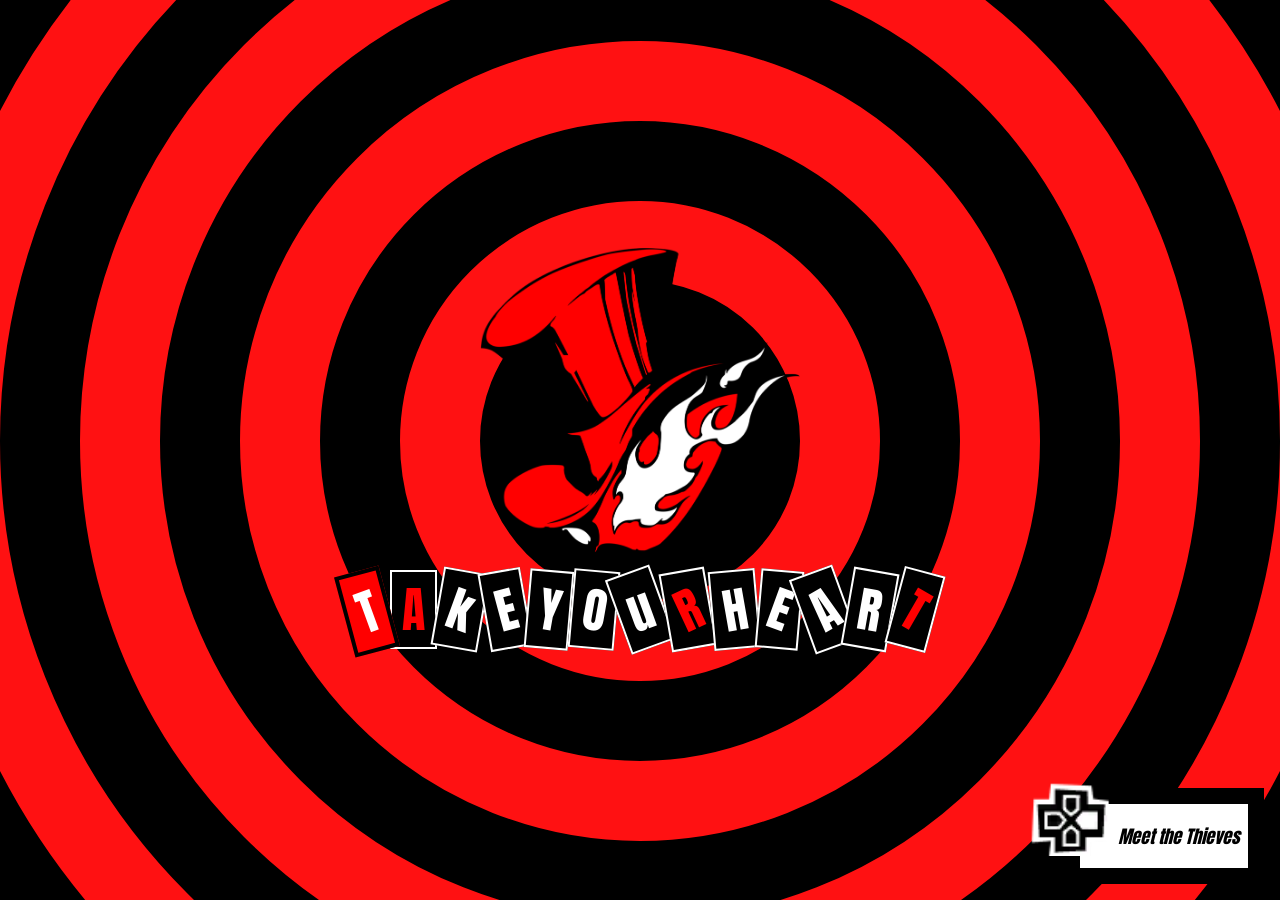
<file: index.html>
<!DOCTYPE html>
<html lang="pt-br">
<head>
    <meta charset="UTF-8">
    <meta name="viewport" content="width=device-width, initial-scale=1.0">
    <title>tAkE yoUr HeaRt</title>
    <link rel="stylesheet" href="css/style.css">
    <link rel="preconnect" href="https://fonts.googleapis.com">
    <link rel="preconnect" href="https://fonts.gstatic.com" crossorigin>
    <link href="https://fonts.googleapis.com/css2?family=Anton&display=swap" rel="stylesheet">
    <link rel="icon" type="image/png" href="img/phantom_thieves_logo.png">
</head>
<body>
    <div class="content">
        <img src="img/phantom_thieves_logo.png" alt="Logo Phantom Thieves" class="logo">
        <div class="cabecalho">
            <div class="fonte-a" style="transform: rotate(345deg);"><p style="transform: rotate(355deg);">T</p></div> 
            <p class="fonte-b">A</p>
            <div class="fonte-c" style="transform: rotate(10deg);"><p style="transform: rotate(10deg);">k</p></div>
            <div class="fonte-c" style="transform: rotate(350deg);"><p style="transform: rotate(355deg);">E</p></div>
            <div class="fonte-c" style="transform: rotate(5deg);"><p style="transform: rotate(5deg);">Y</p></div>
            <div class="fonte-c" style="transform: rotate(5deg);"><p style="transform: rotate(5deg);">O</p></div>
            <div class="fonte-c" style="transform: rotate(340deg);">u</div>
            <div class="fonte-b" style="transform: rotate(350deg);"><p style="transform: rotate(345deg);">R</p></div>
            <div class="fonte-c" style="transform: rotate(355deg);"><p style="transform: rotate(355deg);">H</p></div>
            <div class="fonte-c" style="transform: rotate(5deg);"><p style="transform: rotate(15deg);">E</p></div>
            <div class="fonte-c" style="transform: rotate(340deg);"><p style="transform: rotate(350deg);">A</p></div>
            <div class="fonte-c" style="transform: rotate(10deg);">R</div>
            <div class="fonte-b" style="transform: rotate(15deg);"><p style="transform: rotate(15deg);">T</p></div>
        </div>
        
        <a href="./pages/joker.html">
            <div id="pass-button">
                <div id="white">
                    <img src="./img/hud/botão-direito.png" alt="Icone direito">
                    <p id="meet">Meet the Thieves</p>    
                </div>
            </div>
        </a>
    </div>
    <div class="background">
        <div class="circle-pattern">
        <div class="circle-pattern">
            <div class="circle-pattern">
                    <div class="circle-pattern">
                            <div class="circle-pattern">
                                <div class="circle-pattern">
                                    <div class="circle-pattern">
                                    
                                    </div>
                                </div>
                            </div>
                    </div>
            </div>   
        </div>'    
    </div>
    </div>
</body>
</html>
</file>
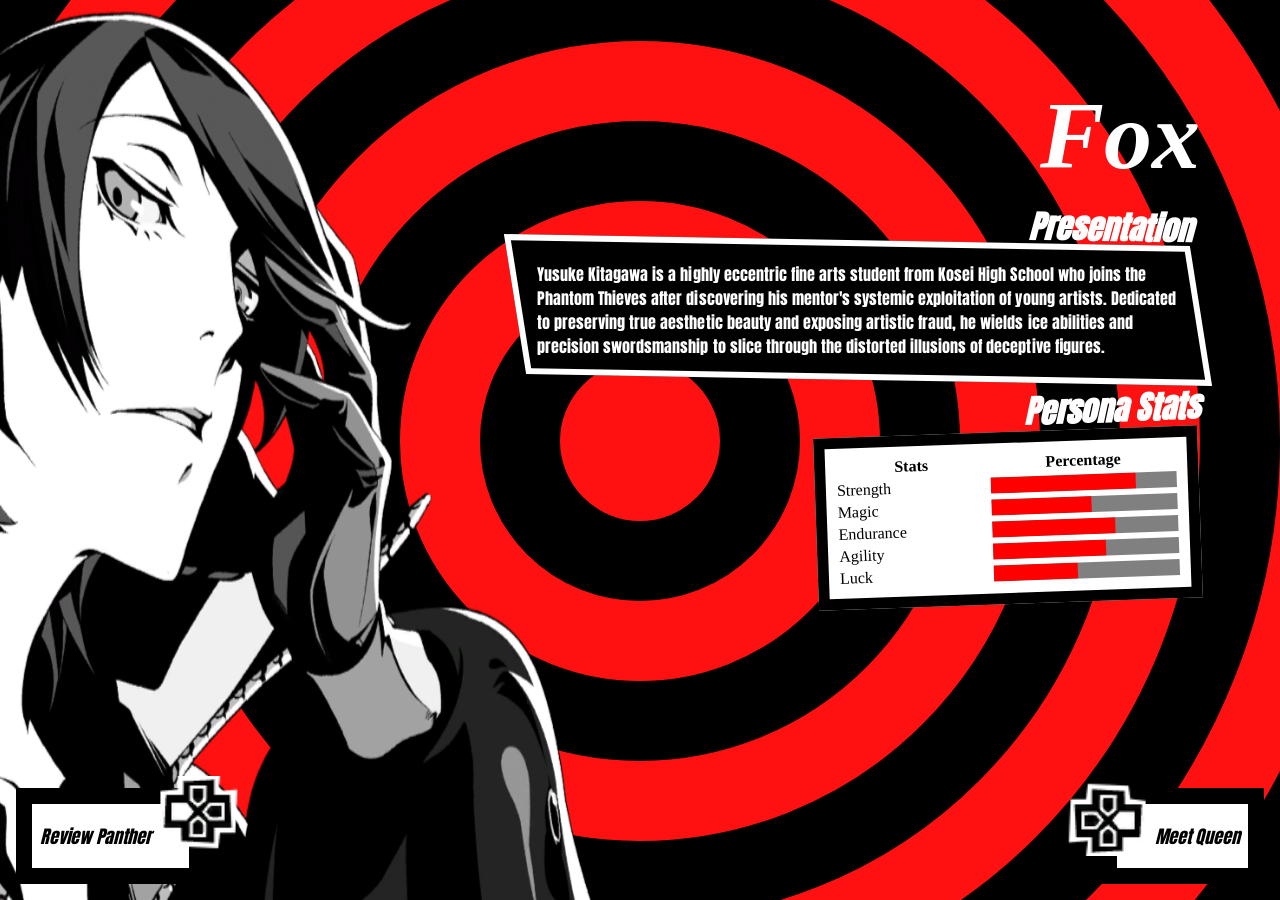
<file: pages/fox.html>
<!DOCTYPE html>
<html lang="en">
<head>
    <meta charset="UTF-8">
    <meta name="viewport" content="width=device-width, initial-scale=1.0">
    <link rel="preconnect" href="https://fonts.googleapis.com">
    <link rel="preconnect" href="https://fonts.gstatic.com" crossorigin>
    <link href="https://fonts.googleapis.com/css2?family=Anton&display=swap" rel="stylesheet">
    <link rel="icon" type="image/png" href="../img/phantom_thieves_logo.png">
    <link rel="stylesheet" href="../css/style.css">
    <link rel="stylesheet" href="../css/chars-left.css">
    <title>Fox</title>
</head>
<body>
    <div class="content">
        <div class="fox">
                <h1>Fox</h1>
                <h2>Presentation</h2>
                <div id="presentation">
                    <p id="presentation-text">
                        Yusuke Kitagawa is a highly eccentric fine arts student from Kosei High School who joins the Phantom Thieves after discovering his mentor's systemic exploitation of young artists. Dedicated to preserving true aesthetic beauty and exposing artistic fraud, he wields ice abilities and precision swordsmanship to slice through the distorted illusions of deceptive figures.                    </p>
                </div>
                    <h3>Persona Stats</h3>
                <table>
                    <tr>
                        <th class="stats">
                            Stats
                        </th>
                        <th>
                            Percentage
                        </th>
                    </tr>
                    <tr>
                        <td class="stats">
                            Strength
                        </td>
                        <td>
                            <div class="progress"><div class="filled" style="width: 78%;"></div></div>
                        </td>
                    </tr>
                    <tr>
                        <td class="stats">
                            Magic
                        </td>
                        <td>
                            <div class="progress"><div class="filled" style="width: 54%;"></div></div>
                        </td>
                    </tr>
                    <tr>
                        <td class="stats">
                            Endurance
                        </td>
                        <td>
                            <div class="progress"><div class="filled" style="width: 66%;"></div></div>
                        </td>
                    </tr>
                    <tr>
                        <td class="stats">
                            Agility
                        </td>
                        <td>
                            <div class="progress"><div class="filled" style="width: 61%;"></div></div>
                        </td>
                    </tr>
                    <tr>
                        <td class="stats">
                            Luck
                        </td>
                        <td>
                            <div class="progress"><div class="filled" style="width: 45%;"></div></div>
                        </td>
                    </tr>
                </table>
                <a href="../pages/panther.html">
                    <div id="review-button">
                        <div id="white">
                            <p id="meet">Review Panther</p>
                            <img src="../img/hud/botão-esquerdo.png" alt="Icone Esquerdo">    
                        </div>
                    </div>
                </a>
                <a href="../pages/queen.html">
                    <div id="pass-button">
                        <div id="white">
                            <img src="../img/hud/botão-direito.png" alt="Icone direito">
                        <p id="meet">Meet Queen</p>    
                        </div>
                    </div>
                </a>
        </div>
    </div>
    <img src="../img/chars/fox/fox.png" alt="Skull" id="char">
    <div class="background">
        <div class="circle-pattern">
        <div class="circle-pattern">
            <div class="circle-pattern">
                    <div class="circle-pattern">
                            <div class="circle-pattern">
                                <div class="circle-pattern">
                                    <div class="circle-pattern">
                                    
                                    </div>
                                </div>
                            </div>
                    </div>
            </div>   
        </div>'    
    </div>
    </div>
</body>
</html>
</file>
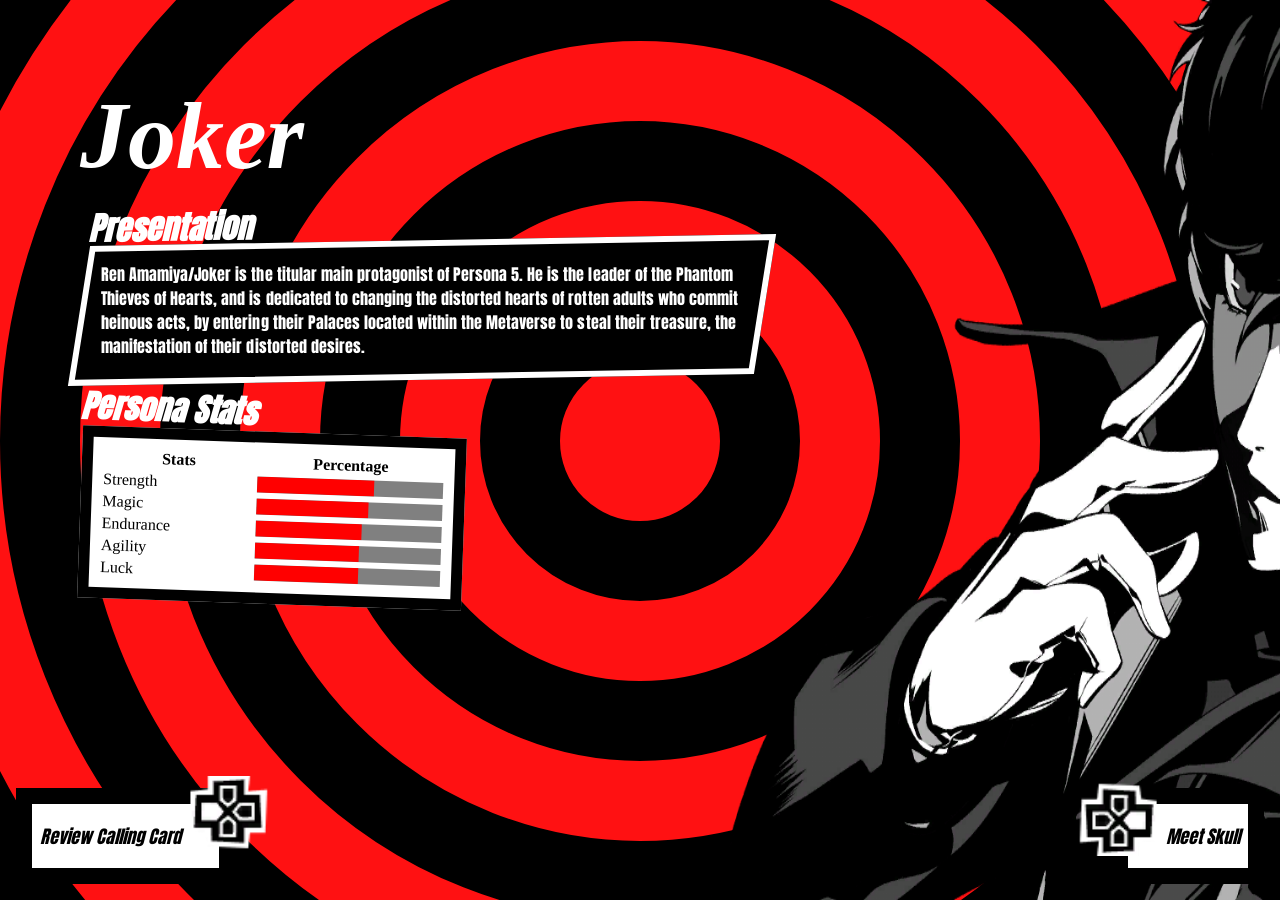
<file: pages/joker.html>
<!DOCTYPE html>
<html lang="en">
<head>
    <meta charset="UTF-8">
    <meta name="viewport" content="width=device-width, initial-scale=1.0">
    <link rel="stylesheet" href="../css/style.css">
    <link rel="stylesheet" href="../css/chars-right.css">
    <link rel="preconnect" href="https://fonts.googleapis.com">
    <link rel="preconnect" href="https://fonts.gstatic.com" crossorigin>
    <link href="https://fonts.googleapis.com/css2?family=Anton&display=swap" rel="stylesheet">
    <link rel="icon" type="image/png" href="img/phantom_thieves_logo.png">
    <title>Joker</title>
</head>
<body>
    <div class="content">
        <div class="joker">
                <h1>Joker</h1>
                <h2>Presentation</h2>
                <div id="presentation">
                    <p id="presentation-text">
                        Ren Amamiya/Joker is the titular main protagonist of Persona 5. He is the leader of the Phantom Thieves of Hearts, and is dedicated to changing the distorted hearts of rotten adults who commit heinous acts, by entering their Palaces located within the Metaverse to steal their treasure, the manifestation of their distorted desires.
                    </p>
                </div>
                    <h3>Persona Stats</h3>
                <table>
                    <tr>
                        <th class="stats">
                            Stats
                        </th>
                        <th>
                            Percentage
                        </th>
                    </tr>
                    <tr>
                        <td class="stats">
                            Strength
                        </td>
                        <td>
                            <div class="progress"><div class="filled" style="width: 63%;"></div></div>
                        </td>
                    </tr>
                    <tr>
                        <td class="stats">
                            Magic
                        </td>
                        <td>
                            <div class="progress"><div class="filled" style="width: 60%;"></div></div>
                        </td>
                    </tr>
                    <tr>
                        <td class="stats">
                            Endurance
                        </td>
                        <td>
                            <div class="progress"><div class="filled" style="width: 57%;"></div></div>
                        </td>
                    </tr>
                    <tr>
                        <td class="stats">
                            Agility
                        </td>
                        <td>
                            <div class="progress"><div class="filled" style="width: 56%;"></div></div>
                        </td>
                    </tr>
                    <tr>
                        <td class="stats">
                            Luck
                        </td>
                        <td>
                            <div class="progress"><div class="filled" style="width: 56%;"></div></div>
                        </td>
                    </tr>
                </table>
                <a href="../index.html">
                    <div id="review-button">
                        <div id="white">
                            <p id="meet">Review Calling Card</p>
                            <img src="../img/hud/botão-esquerdo.png" alt="Icone Esquerdo">    
                        </div>
                    </div>
                </a>
                <a href="../pages/skull.html">
                    <div id="pass-button">
                        <div id="white">
                            <img src="../img/hud/botão-direito.png" alt="Icone direito">
                            <p id="meet">Meet Skull</p>    
                        </div>
                    </div>
                </a>
        </div>
    </div>
    <img src="../img/chars/joker/joker.png" alt="Skull" id="char">
    <div class="background">
        <div class="circle-pattern">
        <div class="circle-pattern">
            <div class="circle-pattern">
                    <div class="circle-pattern">
                            <div class="circle-pattern">
                                <div class="circle-pattern">
                                    <div class="circle-pattern">
                                    
                                    </div>
                                </div>
                            </div>
                    </div>
            </div>   
        </div>'    
    </div>
    </div>
</body>
</html>
</file>
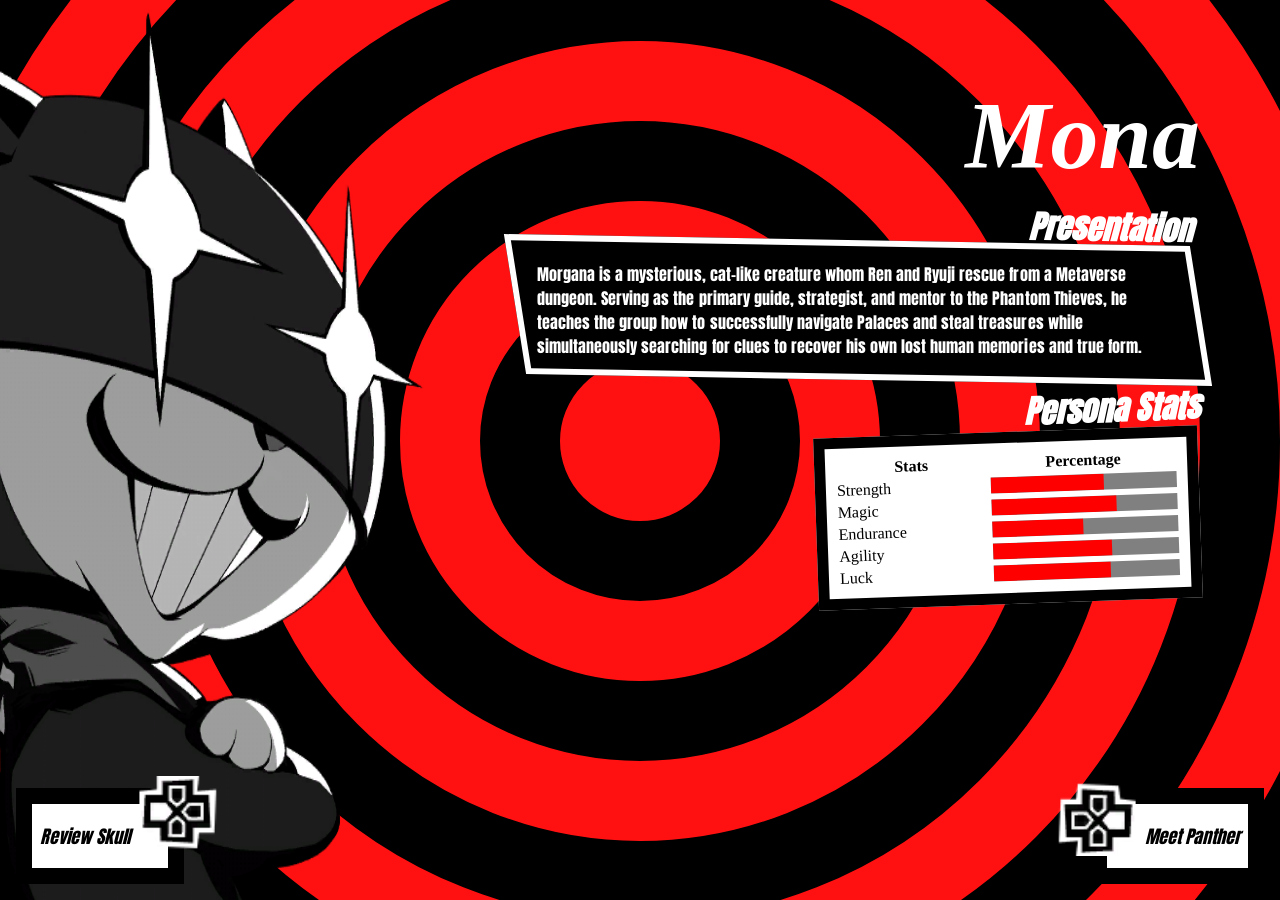
<file: pages/mona.html>
<!DOCTYPE html>
<html lang="en">
<head>
    <meta charset="UTF-8">
    <meta name="viewport" content="width=device-width, initial-scale=1.0">
    <link rel="stylesheet" href="../css/style.css">
    <link rel="stylesheet" href="../css/chars-left.css">
    <link rel="preconnect" href="https://fonts.googleapis.com">
    <link rel="preconnect" href="https://fonts.gstatic.com" crossorigin>
    <link href="https://fonts.googleapis.com/css2?family=Anton&display=swap" rel="stylesheet">
    <link rel="icon" type="image/png" href="img/phantom_thieves_logo.png">
    <title>Mona</title>
</head>
<body>
    <div class="content">
        <div class="mona">
                <h1>Mona</h1>
                <h2>Presentation</h2>
                <div id="presentation">
                    <p id="presentation-text">
                       Morgana is a mysterious, cat-like creature whom Ren and Ryuji rescue from a Metaverse dungeon. Serving as the primary guide, strategist, and mentor to the Phantom Thieves, he teaches the group how to successfully navigate Palaces and steal treasures while simultaneously searching for clues to recover his own lost human memories and true form.                    </p>
                </div>
                    <h3>Persona Stats</h3>
                <table>
                    <tr>
                        <th class="stats">
                            Stats
                        </th>
                        <th>
                            Percentage
                        </th>
                    </tr>
                    <tr>
                        <td class="stats">
                            Strength
                        </td>
                        <td>
                            <div class="progress"><div class="filled" style="width: 61%;"></div></div>
                        </td>
                    </tr>
                    <tr>
                        <td class="stats">
                            Magic
                        </td>
                        <td>
                            <div class="progress"><div class="filled" style="width: 67%;"></div></div>
                        </td>
                    </tr>
                    <tr>
                        <td class="stats">
                            Endurance
                        </td>
                        <td>
                            <div class="progress"><div class="filled" style="width: 49%;"></div></div>
                        </td>
                    </tr>
                    <tr>
                        <td class="stats">
                            Agility
                        </td>
                        <td>
                            <div class="progress"><div class="filled" style="width: 64%;"></div></div>
                        </td>
                    </tr>
                    <tr>
                        <td class="stats">
                            Luck
                        </td>
                        <td>
                            <div class="progress"><div class="filled" style="width: 63%;"></div></div>
                        </td>
                    </tr>
                </table>
                <a href="../pages/skull.html">
                    <div id="review-button">
                        <div id="white">
                            <p id="meet">Review Skull</p>
                            <img src="../img/hud/botão-esquerdo.png" alt="Icone Esquerdo">    
                        </div>
                    </div>
                </a>
                <a href="../pages/panther.html">
                    <div id="pass-button">
                        <div id="white">
                            <img src="../img/hud/botão-direito.png" alt="Icone direito">
                            <p id="meet">Meet Panther</p>    
                        </div>
                    </div>
                </a>
        </div>
    </div>
    <img src="../img/chars/mona/mona.png" alt="Skull" id="char">
    <div class="background">
        <div class="circle-pattern">
        <div class="circle-pattern">
            <div class="circle-pattern">
                    <div class="circle-pattern">
                            <div class="circle-pattern">
                                <div class="circle-pattern">
                                    <div class="circle-pattern">
                                    
                                    </div>
                                </div>
                            </div>
                    </div>
            </div>   
        </div>'    
    </div>
    </div>
</body>
</html>
</file>
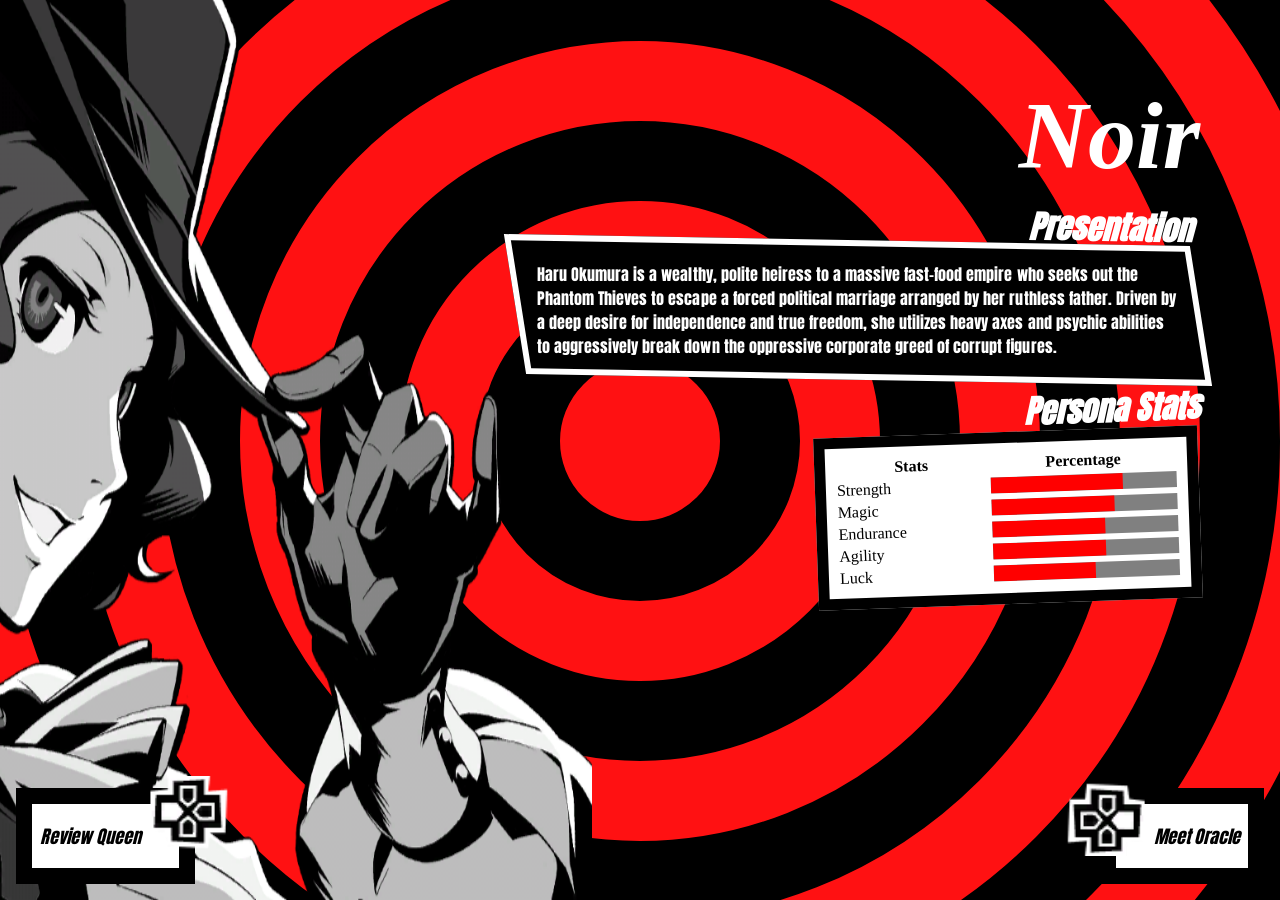
<file: pages/noir.html>
<!DOCTYPE html>
<html lang="en">
<head>
    <meta charset="UTF-8">
    <meta name="viewport" content="width=device-width, initial-scale=1.0">
    <link rel="stylesheet" href="../css/style.css">
    <link rel="stylesheet" href="../css/chars-left.css">
    <link rel="preconnect" href="https://fonts.googleapis.com">
    <link rel="preconnect" href="https://fonts.gstatic.com" crossorigin>
    <link href="https://fonts.googleapis.com/css2?family=Anton&display=swap" rel="stylesheet">
    <link rel="icon" type="image/png" href="img/phantom_thieves_logo.png">
    <title>Noir</title>
</head>
<body>
    <div class="content">
        <div class="noir">
                <h1>Noir</h1>
                <h2>Presentation</h2>
                <div id="presentation">
                    <p id="presentation-text">
                       Haru Okumura is a wealthy, polite heiress to a massive fast-food empire who seeks out the Phantom Thieves to escape a forced political marriage arranged by her ruthless father. Driven by a deep desire for independence and true freedom, she utilizes heavy axes and psychic abilities to aggressively break down the oppressive corporate greed of corrupt figures.                    </p>
                </div>
                    <h3>Persona Stats</h3>
                <table>
                    <tr>
                        <th class="stats">
                            Stats
                        </th>
                        <th>
                            Percentage
                        </th>
                    </tr>
                    <tr>
                        <td class="stats">
                            Strength
                        </td>
                        <td>
                            <div class="progress"><div class="filled" style="width: 71%;"></div></div>
                        </td>
                    </tr>
                    <tr>
                        <td class="stats">
                            Magic
                        </td>
                        <td>
                            <div class="progress"><div class="filled" style="width: 66%;"></div></div>
                        </td>
                    </tr>
                    <tr>
                        <td class="stats">
                            Endurance
                        </td>
                        <td>
                            <div class="progress"><div class="filled" style="width: 61%;"></div></div>
                        </td>
                    </tr>
                    <tr>
                        <td class="stats">
                            Agility
                        </td>
                        <td>
                            <div class="progress"><div class="filled" style="width: 61%;"></div></div>
                        </td>
                    </tr>
                    <tr>
                        <td class="stats">
                            Luck
                        </td>
                        <td>
                            <div class="progress"><div class="filled" style="width: 55%;"></div></div>
                        </td>
                    </tr>
                </table>
                <a href="../pages/queen.html">
                    <div id="review-button">
                        <div id="white">
                            <p id="meet">Review Queen</p>
                            <img src="../img/hud/botão-esquerdo.png" alt="Icone Esquerdo">    
                        </div>
                    </div>
                </a>
                <a href="../pages/oracle.html">
                    <div id="pass-button">
                        <div id="white">
                            <img src="../img/hud/botão-direito.png" alt="Icone direito">
                            <p id="meet">Meet Oracle</p>    
                        </div>
                    </div>
                </a>
        </div>
    </div>
    <img src="../img/chars/noir/noir.png" alt="Skull" id="char">
    <div class="background">
        <div class="circle-pattern">
        <div class="circle-pattern">
            <div class="circle-pattern">
                    <div class="circle-pattern">
                            <div class="circle-pattern">
                                <div class="circle-pattern">
                                    <div class="circle-pattern">
                                    
                                    </div>
                                </div>
                            </div>
                    </div>
            </div>   
        </div>'    
    </div>
    </div>
</body>
</html>
</file>
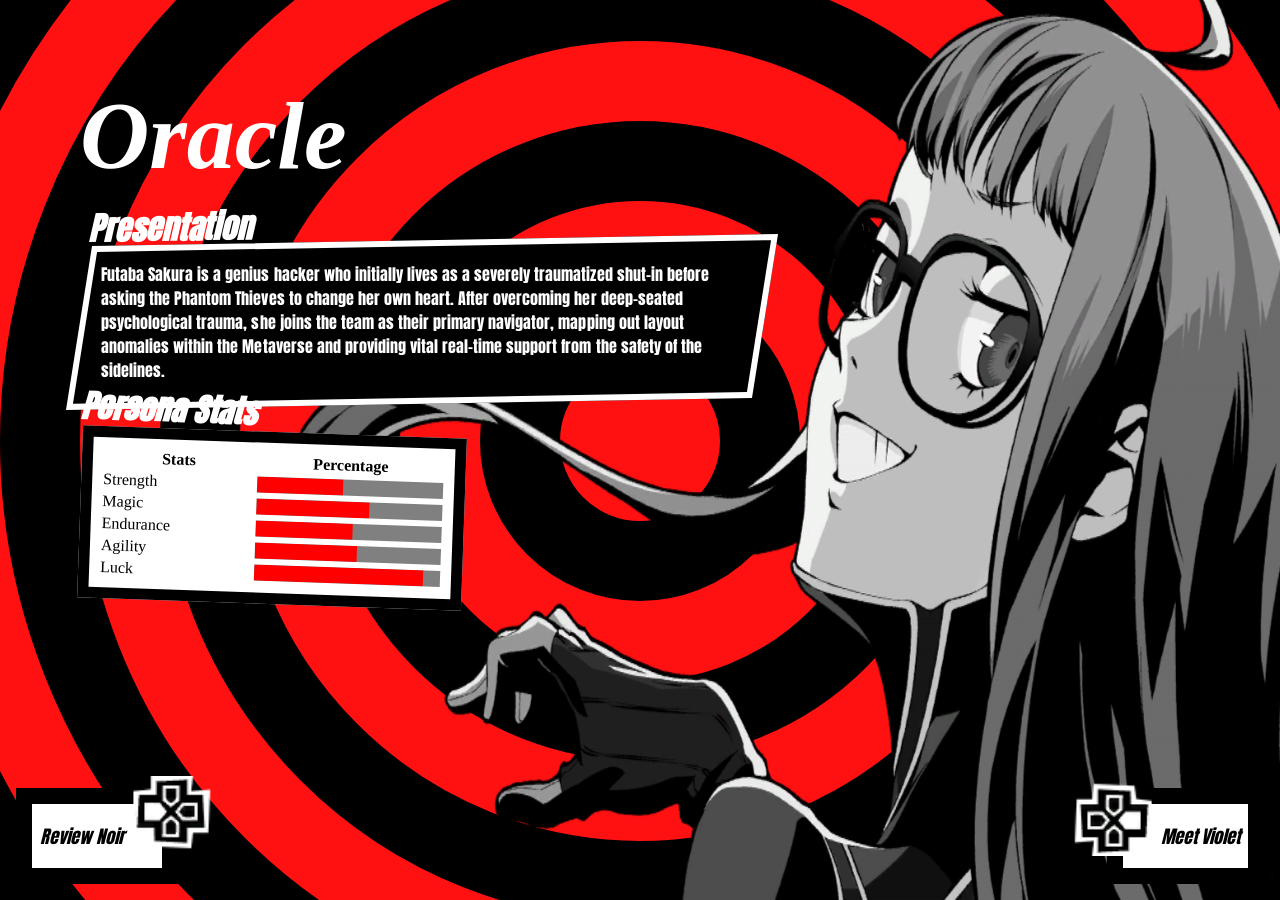
<file: pages/oracle.html>
<!DOCTYPE html>
<html lang="en">
<head>
    <meta charset="UTF-8">
    <meta name="viewport" content="width=device-width, initial-scale=1.0">
    <link rel="stylesheet" href="../css/style.css">
    <link rel="stylesheet" href="../css/chars-right.css">
    <link rel="preconnect" href="https://fonts.googleapis.com">
    <link rel="preconnect" href="https://fonts.gstatic.com" crossorigin>
    <link href="https://fonts.googleapis.com/css2?family=Anton&display=swap" rel="stylesheet">
    <link rel="icon" type="image/png" href="img/phantom_thieves_logo.png">
    <title>Oracle</title>
    <style>
        @media only screen and (max-width: 600px) {
            #char{
                width: 150vw;
                height: 100vh;
                margin-right:-50rem;
                margin-bottom:-1rem
            }
        }
    </style>
</head>
<body>
    <div class="content">
        <div class="oracle">
                <h1>Oracle</h1>
                <h2>Presentation</h2>
                <div id="presentation">
                    <p id="presentation-text">
                        Futaba Sakura is a genius hacker who initially lives as a severely traumatized shut-in before asking the Phantom Thieves to change her own heart. After overcoming her deep-seated psychological trauma, she joins the team as their primary navigator, mapping out layout anomalies within the Metaverse and providing vital real-time support from the safety of the sidelines.                    </p>
                </div>
                    <h3>Persona Stats</h3>
                <table>
                    <tr>
                        <th class="stats">
                            Stats
                        </th>
                        <th>
                            Percentage
                        </th>
                    </tr>
                    <tr>
                        <td class="stats">
                            Strength
                        </td>
                        <td>
                            <div class="progress"><div class="filled" style="width: 46%;"></div></div>
                        </td>
                    </tr>
                    <tr>
                        <td class="stats">
                            Magic
                        </td>
                        <td>
                            <div class="progress"><div class="filled" style="width: 61%;"></div></div>
                        </td>
                    </tr>
                    <tr>
                        <td class="stats">
                            Endurance
                        </td>
                        <td>
                            <div class="progress"><div class="filled" style="width: 52%;"></div></div>
                        </td>
                    </tr>
                    <tr>
                        <td class="stats">
                            Agility
                        </td>
                        <td>
                            <div class="progress"><div class="filled" style="width: 55%;"></div></div>
                        </td>
                    </tr>
                    <tr>
                        <td class="stats">
                            Luck
                        </td>
                        <td>
                            <div class="progress"><div class="filled" style="width: 91%;"></div></div>
                        </td>
                    </tr>
                </table>
                <a href="../pages/noir.html">
                    <div id="review-button">
                        <div id="white">
                            <p id="meet">Review Noir</p>
                            <img src="../img/hud/botão-esquerdo.png" alt="Icone Esquerdo">    
                        </div>
                    </div>
                </a>
                <a href="../pages/violet.html">
                    <div id="pass-button">
                        <div id="white">
                            <img src="../img/hud/botão-direito.png" alt="Icone direito">
                            <p id="meet">Meet Violet</p>    
                        </div>
                    </div>
                </a>
        </div>
    </div>
    <img src="../img/chars/oracle/oracle.png" alt="Skull" id="char" style="margin-left: -50rem;">
    <div class="background">
        <div class="circle-pattern">
        <div class="circle-pattern">
            <div class="circle-pattern">
                    <div class="circle-pattern">
                            <div class="circle-pattern">
                                <div class="circle-pattern">
                                    <div class="circle-pattern">
                                    
                                    </div>
                                </div>
                            </div>
                    </div>
            </div>   
        </div>'    
    </div>
    </div>
</body>
</html>
</file>
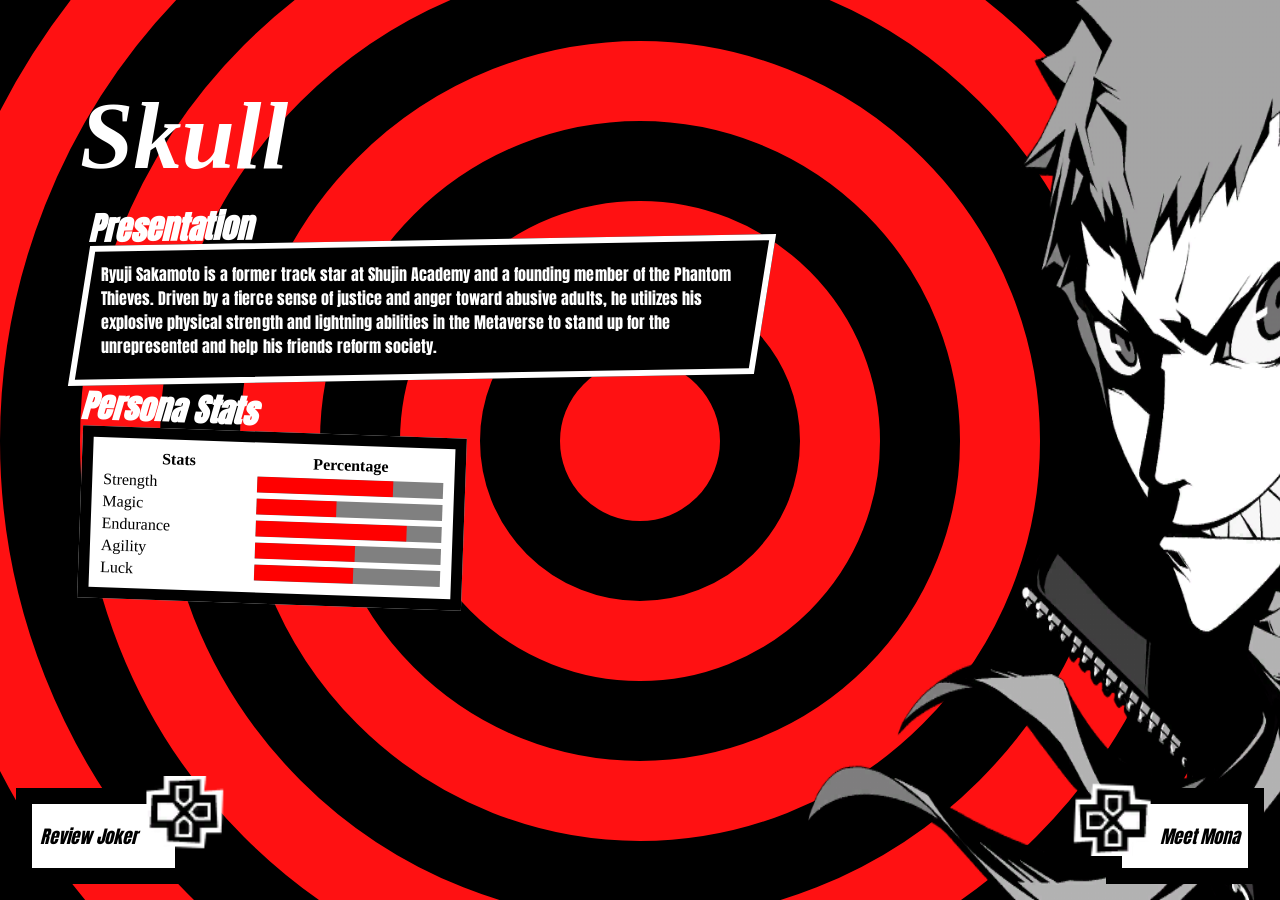
<file: pages/skull.html>
<!DOCTYPE html>
<html lang="en">
<head>
    <meta charset="UTF-8">
    <meta name="viewport" content="width=device-width, initial-scale=1.0">
    <link rel="stylesheet" href="../css/style.css">
    <link rel="stylesheet" href="../css/chars-right.css">
    <link rel="preconnect" href="https://fonts.googleapis.com">
    <link rel="preconnect" href="https://fonts.gstatic.com" crossorigin>
    <link href="https://fonts.googleapis.com/css2?family=Anton&display=swap" rel="stylesheet">
    <link rel="icon" type="image/png" href="img/phantom_thieves_logo.png">
    <title>Skull</title>
    <style>
        @media only screen and (max-width: 600px) {
            #char{
                width: 150vw;
                height: 100vh;
                margin-right:-5rem;
                margin-bottom:-1rem
            }
        }
    </style>
</head>
<body>
    <div class="content">
        <div class="skull">
                <h1>Skull</h1>
                <h2>Presentation</h2>
                <div id="presentation">
                    <p id="presentation-text">
                       Ryuji Sakamoto is a former track star at Shujin Academy and a founding member of the Phantom Thieves. Driven by a fierce sense of justice and anger toward abusive adults, he utilizes his explosive physical strength and lightning abilities in the Metaverse to stand up for the unrepresented and help his friends reform society.                    </p>
                </div>
                    <h3>Persona Stats</h3>
                <table>
                    <tr>
                        <th class="stats">
                            Stats
                        </th>
                        <th>
                            Percentage
                        </th>
                    </tr>
                    <tr>
                        <td class="stats">
                            Strength
                        </td>
                        <td>
                            <div class="progress"><div class="filled" style="width: 73%;"></div></div>
                        </td>
                    </tr>
                    <tr>
                        <td class="stats">
                            Magic
                        </td>
                        <td>
                            <div class="progress"><div class="filled" style="width: 43%;"></div></div>
                        </td>
                    </tr>
                    <tr>
                        <td class="stats">
                            Endurance
                        </td>
                        <td>
                            <div class="progress"><div class="filled" style="width: 81%;"></div></div>
                        </td>
                    </tr>
                    <tr>
                        <td class="stats">
                            Agility
                        </td>
                        <td>
                            <div class="progress"><div class="filled" style="width: 54%;"></div></div>
                        </td>
                    </tr>
                    <tr>
                        <td class="stats">
                            Luck
                        </td>
                        <td>
                            <div class="progress"><div class="filled" style="width: 53%;"></div></div>
                        </td>
                    </tr>
                </table>
                <a href="../pages/joker.html">
                    <div id="review-button">
                        <div id="white">
                            <p id="meet">Review Joker</p>
                            <img src="../img/hud/botão-esquerdo.png" alt="Icone Esquerdo">    
                        </div>
                    </div>
                </a>
                <a href="../pages/mona.html">
                    <div id="pass-button">
                        <div id="white">
                            <img src="../img/hud/botão-direito.png" alt="Icone direito">
                            <p id="meet">Meet Mona</p>    
                        </div>
                    </div>
                </a>
        </div>
    </div>
    <img src="../img/chars/skull/skull.png" alt="skull" id="char">
    <div class="background">
        <div class="circle-pattern">
        <div class="circle-pattern">
            <div class="circle-pattern">
                    <div class="circle-pattern">
                            <div class="circle-pattern">
                                <div class="circle-pattern">
                                    <div class="circle-pattern">
                                    
                                    </div>
                                </div>
                            </div>
                    </div>
            </div>   
        </div>'    
    </div>
    </div>
</body>
</html>
</file>
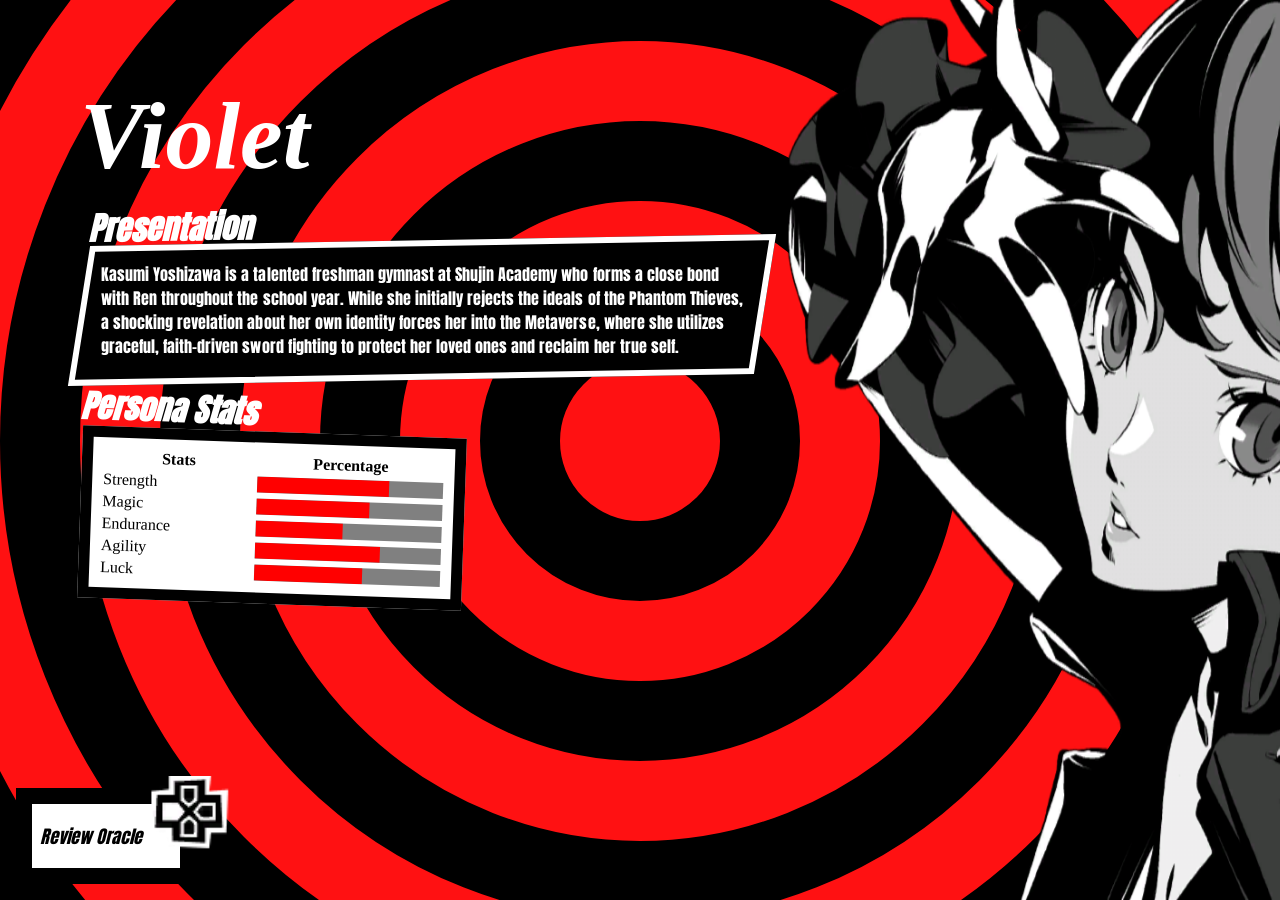
<file: pages/violet.html>
<!DOCTYPE html>
<html lang="en">
<head>
    <meta charset="UTF-8">
    <meta name="viewport" content="width=device-width, initial-scale=1.0">
    <link rel="stylesheet" href="../css/style.css">
    <link rel="stylesheet" href="../css/chars-right.css">
    <link rel="preconnect" href="https://fonts.googleapis.com">
    <link rel="preconnect" href="https://fonts.gstatic.com" crossorigin>
    <link href="https://fonts.googleapis.com/css2?family=Anton&display=swap" rel="stylesheet">
    <link rel="icon" type="image/png" href="img/phantom_thieves_logo.png">
    <title>Violet</title>
    <style>
        @media only screen and (max-width: 600px) {
            #char{
                width: 150vw;
                height: 100vh;
                margin-right:-15rem;
                margin-bottom:-1rem
            }
        }
    </style>
</head>
<body>
    <div class="content">
        <div class="violet">
                <h1>Violet</h1>
                <h2>Presentation</h2>
                <div id="presentation">
                    <p id="presentation-text">
                        Kasumi Yoshizawa is a talented freshman gymnast at Shujin Academy who forms a close bond with Ren throughout the school year. While she initially rejects the ideals of the Phantom Thieves, a shocking revelation about her own identity forces her into the Metaverse, where she utilizes graceful, faith-driven sword fighting to protect her loved ones and reclaim her true self.                    </p>
                </div>
                    <h3>Persona Stats</h3>
                <table>
                    <tr>
                        <th class="stats">
                            Stats
                        </th>
                        <th>
                            Percentage
                        </th>
                    </tr>
                    <tr>
                        <td class="stats">
                            Strength
                        </td>
                        <td>
                            <div class="progress"><div class="filled" style="width: 71%;"></div></div>
                        </td>
                    </tr>
                    <tr>
                        <td class="stats">
                            Magic
                        </td>
                        <td>
                            <div class="progress"><div class="filled" style="width: 61%;"></div></div>
                        </td>
                    </tr>
                    <tr>
                        <td class="stats">
                            Endurance
                        </td>
                        <td>
                            <div class="progress"><div class="filled" style="width: 47%;"></div></div>
                        </td>
                    </tr>
                    <tr>
                        <td class="stats">
                            Agility
                        </td>
                        <td>
                            <div class="progress"><div class="filled" style="width: 67%;"></div></div>
                        </td>
                    </tr>
                    <tr>
                        <td class="stats">
                            Luck
                        </td>
                        <td>
                            <div class="progress"><div class="filled" style="width: 58%;"></div></div>
                        </td>
                    </tr>
                </table>
                <a href="../pages/oracle.html">
                    <div id="review-button">
                        <div id="white">
                            <p id="meet">Review Oracle</p>
                            <img src="../img/hud/botão-esquerdo.png" alt="Icone Esquerdo">    
                        </div>
                    </div>
                </a>
        </div>
    </div>
    <img src="../img/chars/violet/violet.png" alt="Skull" id="char">
    <div class="background">
        <div class="circle-pattern">
        <div class="circle-pattern">
            <div class="circle-pattern">
                    <div class="circle-pattern">
                            <div class="circle-pattern">
                                <div class="circle-pattern">
                                    <div class="circle-pattern">
                                    
                                    </div>
                                </div>
                            </div>
                    </div>
            </div>   
        </div>'    
    </div>
    </div>
</body>
</html>
</file>
<file: css/style.css>
/* PADRÃO CIRCULAR DO FUNDO */
body {
    margin: 0rem;
    padding: 0rem;
    overflow: hidden;

    display: flex;
    flex-wrap: wrap;
    justify-content: center;
    align-content: center;
}

.background {
    margin: 0rem;
    padding: 0rem;
    overflow: hidden;

    position: absolute;

    width: 100vw;
    height: 100vh;

    background-color: black;

    z-index: 0;
    display:flex;
    flex-wrap: wrap; /* envolve o conteúdo na DIV */
    flex-direction: column;
    justify-content: center;
    align-content: center;
}

.circle-pattern {
    width: fit-content;
    height: fit-content;

    margin: 5rem; /* TAMANHO DA LISTRA PRETA*/

    border: 5rem solid #ff1112; /* TAMANHO DA LISTRA VERMELHA*/
    border-radius: 50%;

    position: relative;
}

@media only screen and (max-width: 600px) {
    .circle-pattern {
    margin: 2.5rem; /* TAMANHO DA LISTRA PRETA*/

    border: 2.5rem solid #ff1112; /* TAMANHO DA LISTRA VERMELHA*/
}
}

/* CONTEÚDO */
.content {
    width: 100vw;
    height: 100vh;

    z-index: 10000;
    position: relative;

    color: black;
    
    display: flex;
    flex-wrap: wrap;
    flex-direction: column;
    justify-content: center;
    align-content: stretch;
}


/* LOGO */
.logo {
    width: 25vw;
    height: auto;
    align-self: center;
}

@media only screen and (max-width: 600px) {
    .logo {
        width: 50vw;
    }
}
@media only screen and (min-width: 600px) and (max-width: 1024px) {
    .logo{
        width: 60vw;
    }
}
/* CAIXAS DE RECORTE DA FONTE*/
div > p {
    margin: 0rem;
    padding: 0rem;
}

.cabecalho {
    display: flex;
    flex-direction: row;
    flex-wrap: wrap;
    justify-content: center;
    align-content: center;
}

.fonte-a,
.fonte-b,
.fonte-c{
    font-family: 'Anton', sans-serif;
    font-weight: 100;
    border: 2px solid white;
    font-size: 3rem;
    padding: 0.1rem 0.6rem;
    width: fit-content;
    height: fit-content;
    margin-top: 0.5rem;
}

.fonte-a{
    border: 4px solid black;
    background-color: red;
    color: white;
}

.fonte-b {
    background-color: black;
    color: red;
}

.fonte-c {
    background-color: black;
    color: white;
}

@media only screen and (max-width: 600px) {
    .fonte-a,
    .fonte-b,
    .fonte-c{
        border: 1px solid white;
        padding: 0.2rem 0.4rem;
        font-size: 1.2rem;
        margin-top: 0.3rem;
    }
    .fonte-a {
        border: 3px solid black;
    }
}

#review-button{
    position: absolute;

    background-color: black;

    padding: 1rem;

    bottom: 1rem;
    left: 1rem;
}

#pass-button{
    position: absolute;

    background-color: black;

    padding: 1rem;

    bottom: 1rem;
    right: 1rem;
}

#white{
    background-color: white;

    display: flex;
    z-index: 1001;
    justify-content: space-evenly;
    align-items: center;
    padding: 0.5rem;

    height: 3rem;
}

#meet{
    color: black;
    font-family: 'Anton', sans-serif;
    font-weight: 200;
    font-style: italic;
    font-size: large;
}

#review-button img{
    float: right;
    margin-right: -4rem;
    margin-bottom: 2.5rem;
    height: 5rem;
}

#pass-button img{
    float: left;
    margin-left: -4rem;
    margin-bottom: 2.5rem;
    height: 5rem;
}

@media only screen and (max-width: 600px) {
#review-button{
    padding: 0.5rem;
    max-width: 30vw;
    bottom: 2.5rem;
    left: 1rem;
}

#pass-button{
    padding: 0.5rem;
    max-width: 30vw;
    bottom: 2.5rem;
    right: 1rem;
}

#white{
    padding: 0.2rem;
    height: 2rem;
}

#meet{
    font-weight: 100;
    font-size: small;
}

#review-button img{
    float: right;
    margin-right: -2rem;
    margin-bottom: 2rem;
    height: 3rem;
}

#pass-button img{
    float: left;
    margin-left: -2rem;
    margin-bottom: 2.5rem;
    height: 3rem;
}
}
</file>
<file: css/chars-left.css>
p, h2, h3{
    font-family: 'Anton', sans-serif;
}

h1{
    position: absolute;
    
    display: flex;

    font-size: 6rem;
    font-style: italic;

    top: 1rem;
    right: 5rem;
    
    color: white;
}

h2{
    position: absolute;
    top: 11rem;
    right: 5.5rem;
    
    transform: rotate(1deg);

    font-size: 2rem;
    font-style: italic;
    color: white;
}

h3{
    position: absolute;
    top: 22rem;
    right: 5rem;

    transform: rotate(358deg);

    font-size: 2rem;
    font-style: italic;
    color: white;
}

@media only screen and (max-width: 600px) {
h1{
    font-size: 2rem;

    top: 1rem;
    right: 0.5rem;
}

h2{
    top: 4rem;
    right: 0.55rem;

    transform: rotate(359deg);

    font-size: 1rem;
}

h3{
    top: 21rem;
    right: 0.55rem;

    transform: rotate(358deg);

    font-size: 1rem;
}
}

#char{
    position: absolute;

    z-index: 1000;
    width: 80vw;
    height: 100vh;
    margin-left:-70rem;
}

#presentation{
    border: solid 0.4rem white;

    transform: skewX(10deg) rotate(1deg); 

    color: white;

    padding: 1rem;

    position: absolute;
    top: 15rem;
    right: 5rem;
    background-color: black;
    max-width: 50vw;
}

#presentation-text{
    transform: skewX(-10deg) rotate(-1deg);
}

@media only screen and (max-width: 600px) {
#char{
    width: 150vw;
    height: 100vh;
    margin-left:-15rem;
    margin-bottom:-1rem
}
#presentation{
    padding: 0.5rem;

    font-size: 0.6rem;
    transform: skewX(-0deg) rotate(0deg);
    top: 6rem;
    right: 0.55rem;
    max-width: 30vw;
}

#presentation-text{
    transform: skewX(0deg)  rotate(0deg); 
    font-weight: lighter;
}
}

table{
    position: absolute;

    padding: 0.5rem;
    width: 30vw;

    transform: rotate(358deg);

    top: 27rem;
    right: 5rem;

    background-color: white;
    border: solid 0.7rem black;
}

.stats{
    width: 150px;
    max-width: 150px;
    overflow: hidden;
    text-overflow: ellipsis;
    white-space: nowrap;
}

.progress{
    width: 100%;
    height: 1rem;
    background-color: gray;
    overflow: hidden;
}

.filled{
    height: 1rem;
    background-color: red;
    transition: width 0.3s ease;
}

@media only screen and (max-width: 600px) {
table{
    padding: 0.1rem;
    width: 60vw;

    top: 24rem;
    right: 0.54rem;

    transform: rotate(358deg);
    border: solid 0.4rem black;
}

.stats{
    width: 20%;
    max-width: 20%;
    overflow: hidden;
    text-overflow: ellipsis;
    white-space: nowrap;
}
}
</file>
<file: css/chars-right.css>
p, h2, h3{
    font-family: 'Anton', sans-serif;
}

h1{
    position: absolute;
    
    display: flex;

    font-size: 6rem;
    font-style: italic;

    top: 1rem;
    left: 5rem;
    
    color: white;
}

h2{
    position: absolute;
    top: 11rem;
    left: 5.5rem;

    transform: rotate(359deg);

    font-size: 2rem;
    font-style: italic;
    color: white;
}

h3{
    position: absolute;
    top: 22rem;
    left: 5rem;

    transform: rotate(2deg);

    font-size: 2rem;
    font-style: italic;
    color: white;
}

@media only screen and (max-width: 600px) {
h1{
    font-size: 2rem;

    top: 1rem;
    left: 0.5rem;
}

h2{
    top: 4rem;
    left: 0.55rem;

    transform: rotate(359deg);

    font-size: 1rem;
}

h3{
    top: 21rem;
    left: 0.55rem;

    transform: rotate(2deg);

    font-size: 1rem;
}
}

#char{
    position: absolute;

    z-index: 1000;
    width: 80vw;
    height: 100vh;
    margin-right:-70rem
}

#presentation{
    border: solid 0.4rem white;

    transform: skewX(350deg) rotate(359deg);

    color: white;

    padding: 1rem;

    position: absolute;
    top: 15rem;
    left: 5rem;
    background-color: black;
    max-width: 50vw;
}

#presentation-text{
    transform: skewX(-350deg)  rotate(-359deg); 
}


@media only screen and (max-width: 600px) {
#char{
    width: 150vw;
    height: 100vh;
    margin-right:-5rem;
    margin-bottom:-1rem
}

#presentation{
    padding: 0.5rem;

    font-size: 0.6rem;
    transform: skewX(-0deg) rotate(0deg);
    top: 6rem;
    left: 0.55rem;
    max-width: 30vw;
}

#presentation-text{
    transform: skewX(0deg)  rotate(0deg); 
    font-weight: lighter;
}
}

table{
    position: absolute;

    padding: 0.5rem;
    width: 30vw;

    top: 27rem;
    left: 5rem;

    transform: rotate(2deg);

    background-color: white;
    border: solid 0.7rem black;
}

.stats{
    width: 150px;
    max-width: 150px;
    overflow: hidden;
    text-overflow: ellipsis;
    white-space: nowrap;
}

.progress{
    width: 100%;
    height: 1rem;
    background-color: gray;
    overflow: hidden;
}

.filled{
    height: 1rem;
    background-color: red;
    transition: width 0.3s ease;
}

@media only screen and (max-width: 600px) {
table{
    padding: 0.1rem;
    width: 60vw;

    top: 24rem;
    left: 0.54rem;

    transform: rotate(2deg);
    border: solid 0.4rem black;
}

.stats{
    width: 20%;
    max-width: 20%;
    overflow: hidden;
    text-overflow: ellipsis;
    white-space: nowrap;
}
}
</file>
